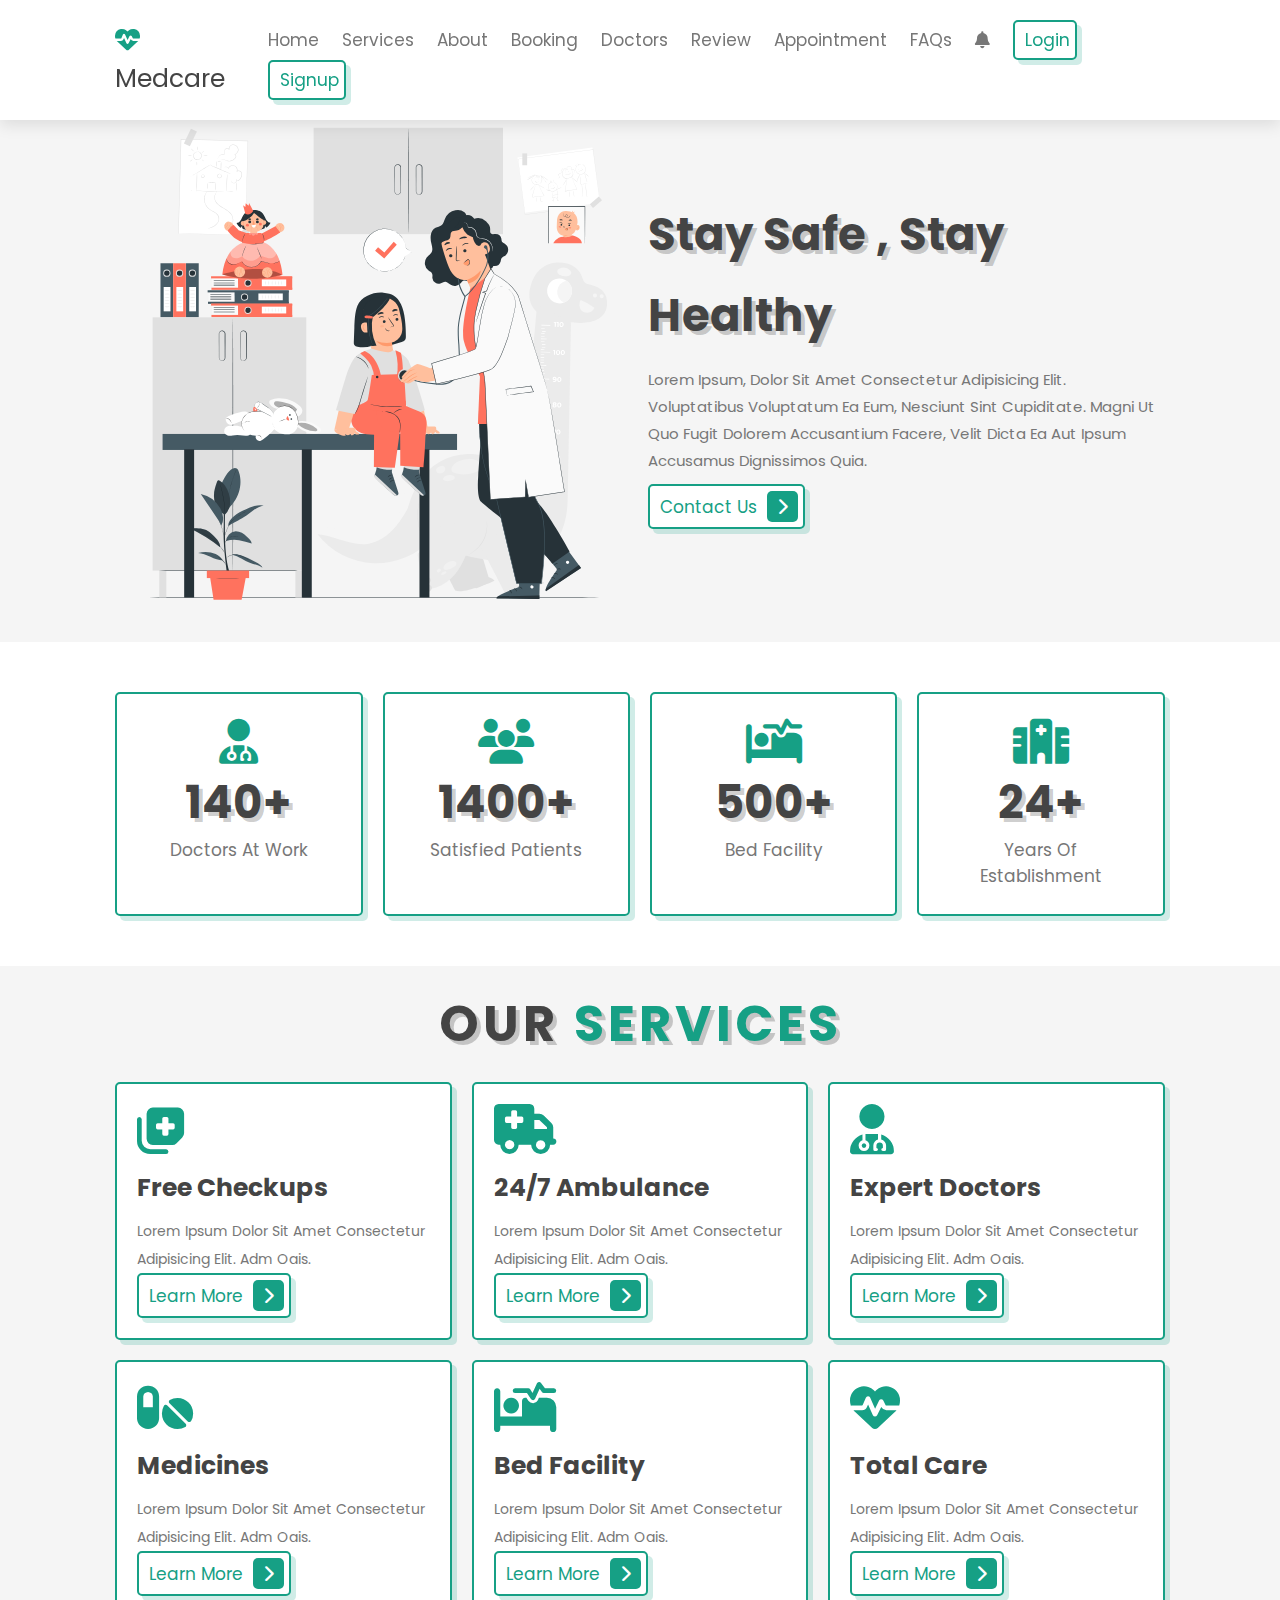
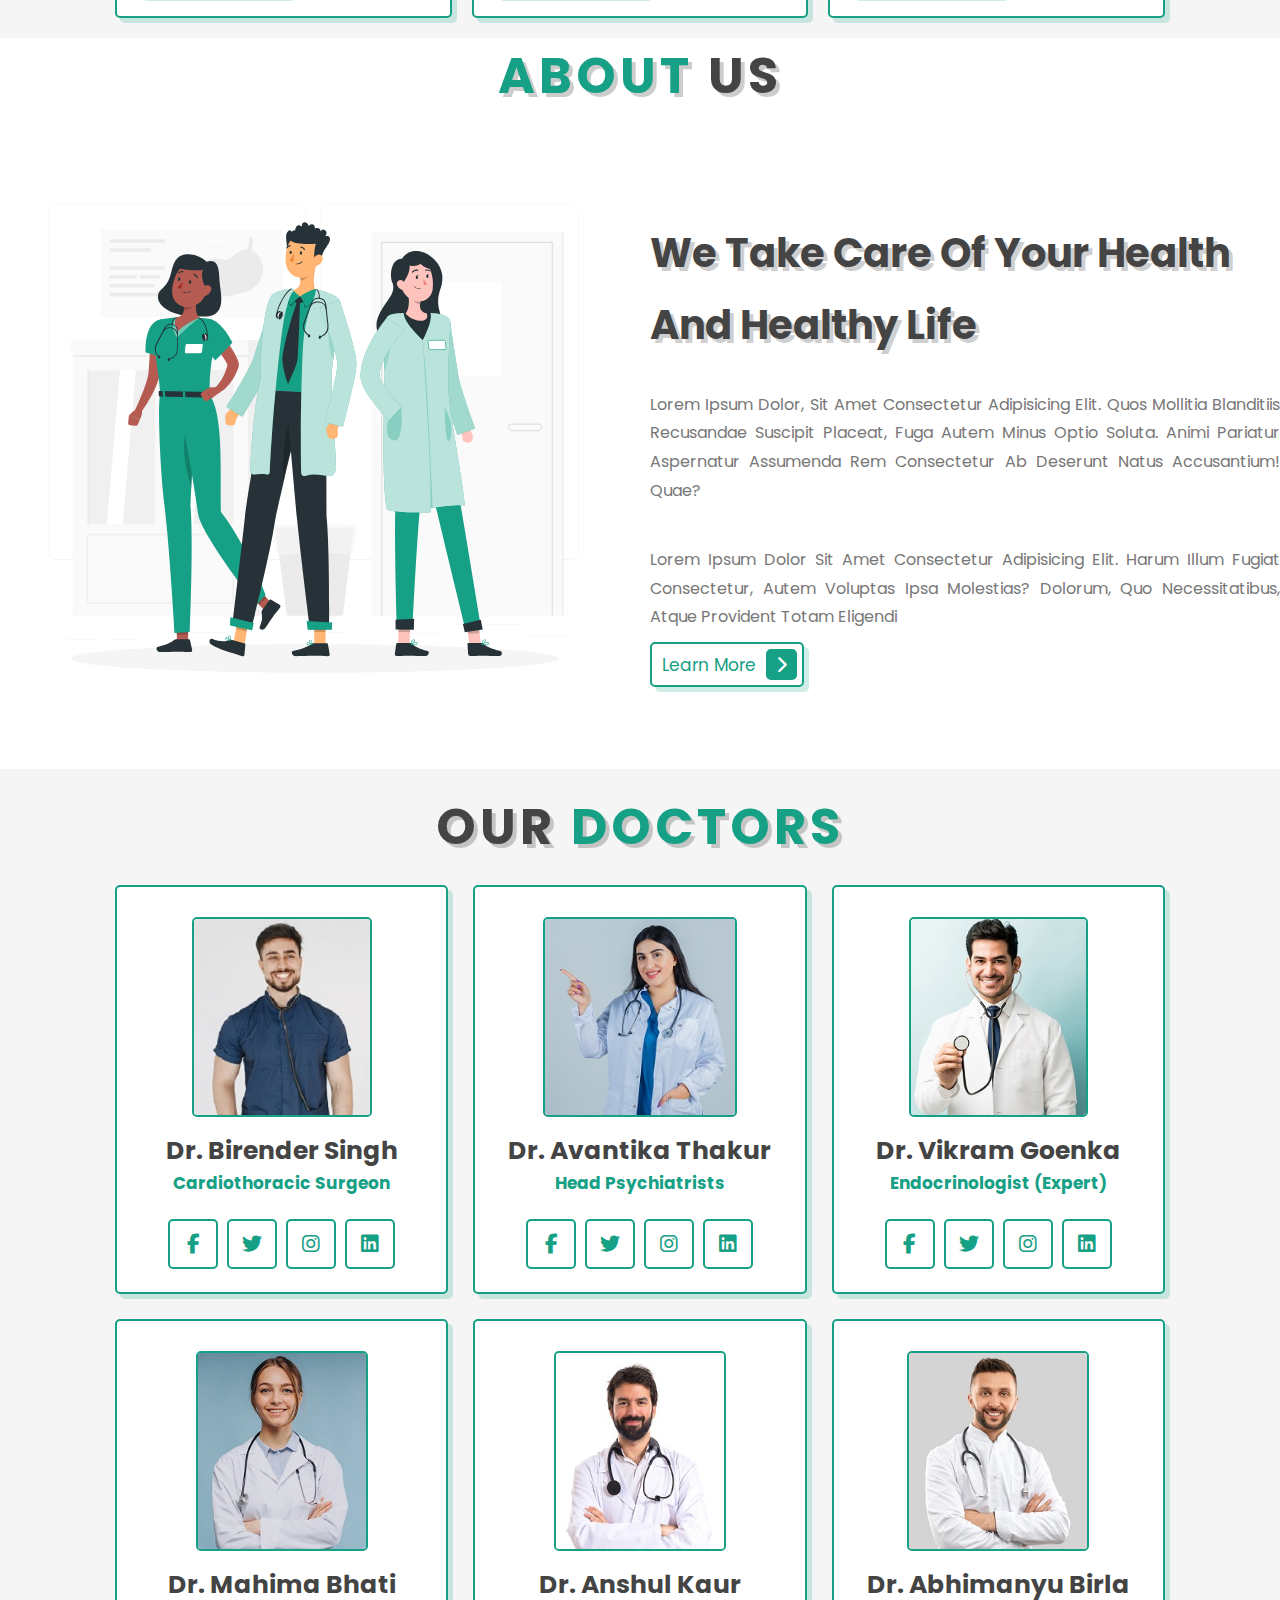
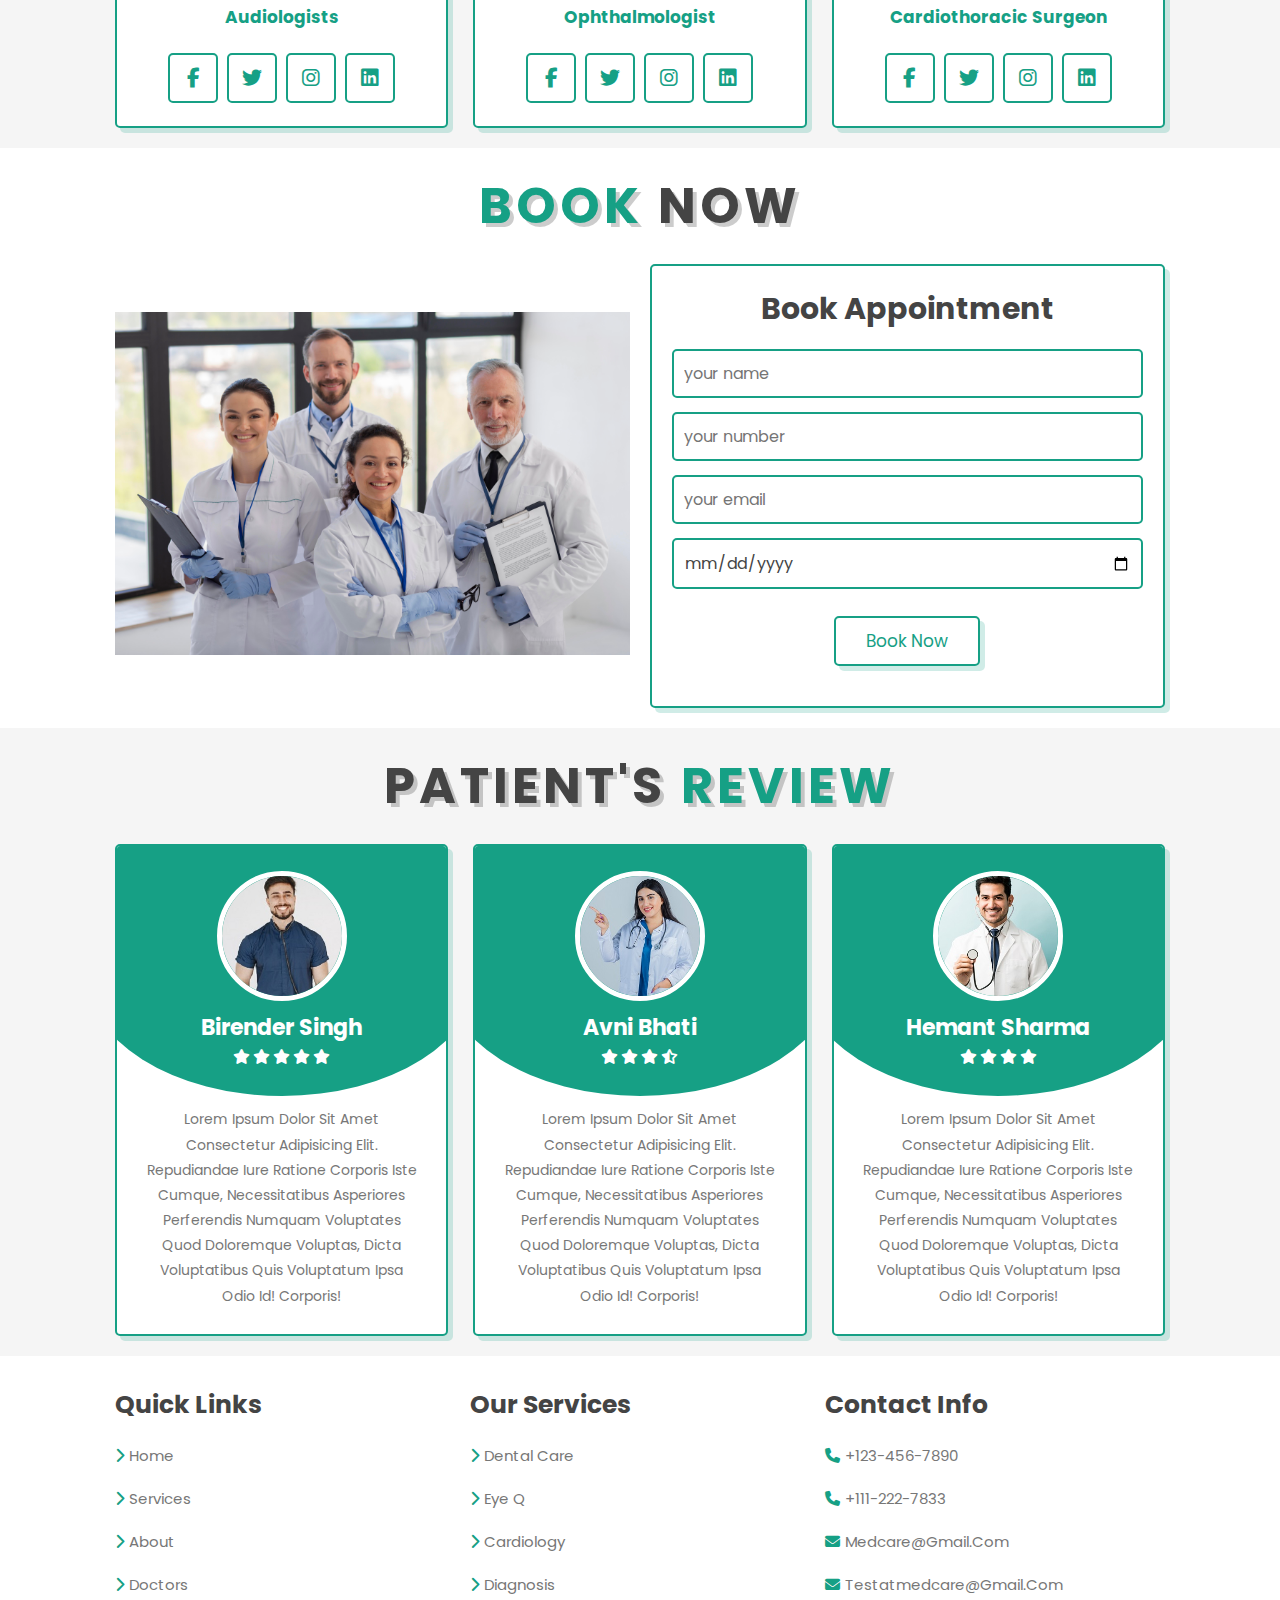
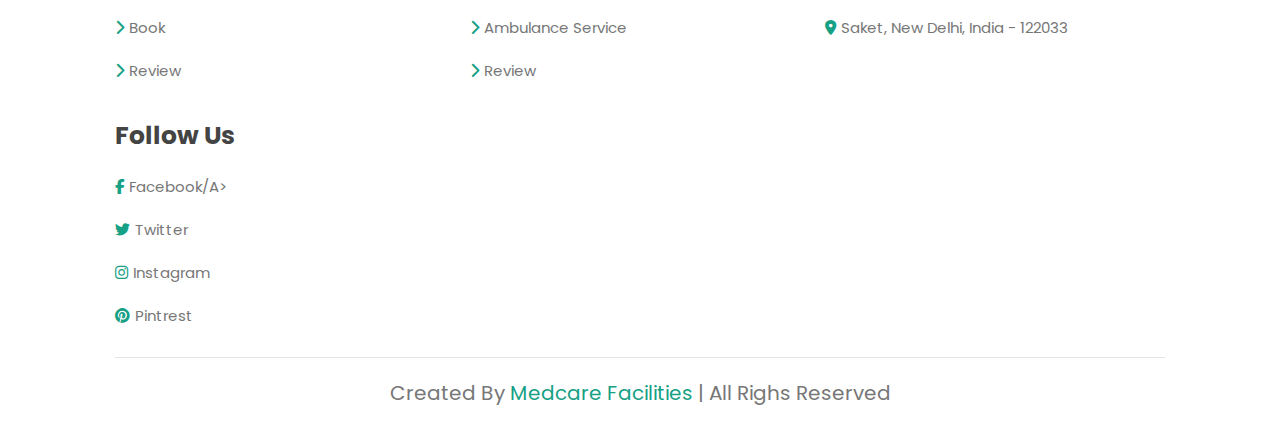
<file: index.html>
<!DOCTYPE html>
<html lang="en">

<head>
    <meta charset="UTF-8">
    <meta name="viewport" content="width=device-width, initial-scale=1.0">
    <title>Medical Appointment Schedular</title>

    <!-- font awesome link -->
    <link rel="stylesheet" href="https://cdnjs.cloudflare.com/ajax/libs/font-awesome/6.4.0/css/all.min.css">
    <link rel="stylesheet" href="styles.css">

</head>

<body>
    <!-- header section  -->

    <header class="header">
        <a href="#" class="logo"><i class="fas fa-heartbeat"></i>medcare</a>

        <nav class="navbar">
            <a href="#home" class="link"> home</a>
            <a href="#services" class="link">services</a>
            <a href="#about" class="link">about</a>
            <a href="#book" class="link">Booking</a>
            <a href="#doctors" class="link">doctors</a>
            <a href="#review">review</a>
            <a href="./html/patientappointment.html" target="_blank">Appointment</a>
            <a href="./html/faq.html" target="_blank">FAQs</a>
            <a href="./html/notification.html"><i class="fas fa-bell"></i></a>
            <a href="/html/role.html" target="_blank">
                <input type="submit" value="login" class="btn">
            </a>
            <a href="/html/role.html" target="_blank">
                <input type="submit" value="signup" class="btn">
            </a>


        </nav>
    </header>
    <!-- <div id="#menu-btn" class="fas fa-bars"> </div> --
  
        -----------------  header section ends -->

    <!---------------------------------- home section starts --------------------------- -->

    <section class="home" id="home">

        <div class="image">
            <img src="./assets/home-page.svg" alt="">
        </div>

        <div class="content">
            <h3>Stay safe , stay healthy</h3>
            <p>Lorem ipsum, dolor sit amet consectetur adipisicing elit. Voluptatibus voluptatum ea eum, nesciunt
                sint
                cupiditate. Magni ut quo fugit dolorem accusantium facere, velit dicta ea aut ipsum accusamus
                dignissimos quia.</p>
            <a href="#footer" class="btn"> Contact Us <span class="fas fa-chevron-right"></span></a>
        </div>

    </section>

    <!---------------------------------- home section ends-- --------------------------- -->

    <!-- -----------------------------icons section started ---------------------------- -->

    <section class="icons-container">
        <div class="icons">
            <i class="fas fa-user-md"></i>
            <h3>140+</h3>
            <p>doctors at work </p>
        </div>

        <div class="icons">
            <i class="fas fa-users"></i>
            <h3>1400+ </h3>
            <p>satisfied patients </p>
        </div>

        <div class="icons">
            <i class="fas fa-procedures"></i>
            <h3>500+</h3>
            <p>bed facility </p>
        </div>

        <div class="icons">
            <i class="fas fa-hospital"></i>
            <h3>24+</h3>
            <p>years of establishment </p>
        </div>

    </section>

    <!-- ----------------------------- icons section ended ---------------------------- -->

    <!-- -------------------------- services section started  -------------------------------->

    <section class="services" id="services">
        <h1 class="heading">our <span>services</span></h1>

        <div class="box-container">
            <div class="box">
                <i class="fas fa-notes-medical"></i>
                <h3>free checkups</h3>
                <p>Lorem ipsum dolor sit amet consectetur adipisicing elit. Adm oais.</p>
                <a href="#" class="btn"> learn more <span class="fas fa-chevron-right"></span> </a>
            </div>

            <div class="box">
                <i class="fas fa-ambulance"></i>
                <h3>24/7 ambulance</h3>
                <p>Lorem ipsum dolor sit amet consectetur adipisicing elit. Adm oais.</p>
                <a href="#" class="btn"> learn more <span class="fas fa-chevron-right"></span> </a>
            </div>

            <div class="box">
                <i class="fas fa-user-md"></i>
                <h3>expert doctors</h3>
                <p>Lorem ipsum dolor sit amet consectetur adipisicing elit. Adm oais.</p>
                <a href="#" class="btn"> learn more <span class="fas fa-chevron-right"></span> </a>
            </div>

            <div class="box">
                <i class="fas fa-pills"></i>
                <h3>Medicines</h3>
                <p>Lorem ipsum dolor sit amet consectetur adipisicing elit. Adm oais.</p>
                <a href="#" class="btn"> learn more <span class="fas fa-chevron-right"></span> </a>
            </div>

            <div class="box">
                <i class="fas fa-procedures"></i>
                <h3>bed facility</h3>
                <p>Lorem ipsum dolor sit amet consectetur adipisicing elit. Adm oais.</p>
                <a href="#" class="btn"> learn more <span class="fas fa-chevron-right"></span> </a>
            </div>

            <div class="box">
                <i class="fas fa-heartbeat"></i>
                <h3>total care</h3>
                <p>Lorem ipsum dolor sit amet consectetur adipisicing elit. Adm oais.</p>
                <a href="#" class="btn"> learn more <span class="fas fa-chevron-right"></span> </a>
            </div>
        </div>
    </section>

    <!-- -------------------------- services section ended  -------------------------------->

    <!-- ------------------about section starts ----------------- -->

    <div class="section about" id="about">
        <h1 class="heading"><span>about </span>us</h1>

        <div class="row">
            <div class="image">
                <img src="assets/about-us.svg" alt="">
            </div>

            <div class="content">
                <h3>we take care of your health and healthy life</h3>
                <p>Lorem ipsum dolor, sit amet consectetur adipisicing elit. Quos mollitia blanditiis recusandae
                    suscipit placeat, fuga autem minus optio soluta. Animi pariatur aspernatur assumenda rem
                    consectetur
                    ab deserunt natus accusantium! Quae?</p>
                <p>Lorem ipsum dolor sit amet consectetur adipisicing elit. Harum illum fugiat consectetur, autem
                    voluptas ipsa molestias? Dolorum, quo necessitatibus, atque provident totam eligendi
                </p>
                <a href="#" class="btn">learn more <span class="fas fa-chevron-right"></span> </a>
            </div>
        </div>

    </div>

    <!-- ------------------about section ended ----------------- -->

    <!-- -----------------------doctors section start---------------- -->
    <section class="doctors" id="doctors">

        <h1 class="heading">our <span>doctors</span></h1>

        <div class="box-container">
            <div class="box">
                <img src="assets/doc-5.jpg" alt="">
                <h3>Dr. Birender Singh</h3>
                <span>Cardiothoracic Surgeon</span>
                <div class="share">
                    <a href="#" class="fab fa-facebook-f"></a>
                    <a href="#" class="fab fa-twitter"></a>
                    <a href="#" class="fab fa-instagram"></a>
                    <a href="#" class="fab fa-linkedin"></a>
                </div>
            </div>

            <div class="box">
                <img src="assets/doc-6.jpg" alt="">
                <h3>Dr. Avantika Thakur</h3>
                <span>head Psychiatrists</span>
                <div class="share">
                    <a href="#" class="fab fa-facebook-f"></a>
                    <a href="#" class="fab fa-twitter"></a>
                    <a href="#" class="fab fa-instagram"></a>
                    <a href="#" class="fab fa-linkedin"></a>
                </div>
            </div>

            <div class="box">
                <img src="assets/doc-9.jpg" alt="">
                <h3>Dr. Vikram Goenka</h3>
                <span>Endocrinologist (Expert)</span>
                <div class="share">
                    <a href="#" class="fab fa-facebook-f"></a>
                    <a href="#" class="fab fa-twitter"></a>
                    <a href="#" class="fab fa-instagram"></a>
                    <a href="#" class="fab fa-linkedin"></a>
                </div>
            </div>

            <div class="box">
                <img src="assets/doc-7.jpg" alt="">
                <h3>Dr. Mahima Bhati</h3>
                <span>Audiologists</span>
                <div class="share">
                    <a href="#" class="fab fa-facebook-f"></a>
                    <a href="#" class="fab fa-twitter"></a>
                    <a href="#" class="fab fa-instagram"></a>
                    <a href="#" class="fab fa-linkedin"></a>
                </div>
            </div>

            <div class="box">
                <img src="assets/doc-8.jpg" alt="">
                <h3>Dr. Anshul Kaur</h3>
                <span>ophthalmologist</span>
                <div class="share">
                    <a href="#" class="fab fa-facebook-f"></a>
                    <a href="#" class="fab fa-twitter"></a>
                    <a href="#" class="fab fa-instagram"></a>
                    <a href="#" class="fab fa-linkedin"></a>
                </div>
            </div>

            <div class="box">
                <img src="assets/doc-3.jpg" alt="">
                <h3>Dr. Abhimanyu Birla</h3>
                <span>cardiothoracic surgeon</span>
                <div class="share">
                    <a href="#" class="fab fa-facebook-f"></a>
                    <a href="#" class="fab fa-twitter"></a>
                    <a href="#" class="fab fa-instagram"></a>
                    <a href="#" class="fab fa-linkedin"></a>
                </div>
            </div>
        </div>

    </section>

    <!-- -----------------------doctors section ends---------------- -->


    <!-- ----------  booking section starts ------------- -->

    <section class="book" id="book">
        <h1 class="heading"><span>Book </span>now</h1>

        <div class="row">
            <div class="image">
                <img src="assets/doc-2.jpg" alt="">
            </div>

            <form name="submit-to-google-sheet">
                <h3>book Appointment</h3>
                <input type="text" name="Name" placeholder="your name" class="box">
                <input type="number" name="Mobile" placeholder="your number" class="box">
                <input type="email" name="Email" placeholder="your email" class="box">
                <input type="date" name="DOB" class="box">
                <input type="submit" value="book now" class="btn">
            </form>

        </div>
    </section>
    <!-- ----------  booking section ends --------------- -->

    <!------------------ review section starts ----------------  -->

    <section class="review" id="review">
        <h1 class="heading">patient's <span>review</span>
        </h1>

        <div class="box-container">
            <div class="box">
                <img src="assets/doc-5.jpg" alt="">
                <h3>Birender Singh</h3>
                <div class="stars">
                    <i class="fas fa-star"></i>
                    <i class="fas fa-star"></i>
                    <i class="fas fa-star"></i>
                    <i class="fas fa-star"></i>
                    <i class="fas fa-star"></i>
                </div>
                <p class="text">Lorem ipsum dolor sit amet consectetur adipisicing elit. Repudiandae iure ratione
                    corporis iste
                    cumque, necessitatibus asperiores perferendis numquam voluptates quod doloremque voluptas, dicta
                    voluptatibus quis voluptatum ipsa odio id! Corporis!</p>
            </div>

            <div class="box">
                <img src="assets/doc-6.jpg" alt="">
                <h3>avni bhati</h3>
                <div class="stars">
                    <i class="fas fa-star"></i>
                    <i class="fas fa-star"></i>
                    <i class="fas fa-star"></i>
                    <i class="fas fa-star-half-alt"></i>
                </div>
                <p class="text">Lorem ipsum dolor sit amet consectetur adipisicing elit. Repudiandae iure ratione
                    corporis iste
                    cumque, necessitatibus asperiores perferendis numquam voluptates quod doloremque voluptas, dicta
                    voluptatibus quis voluptatum ipsa odio id! Corporis!</p>
            </div>

            <div class="box">
                <img src="assets/doc-9.jpg" alt="">
                <h3>hemant sharma</h3>
                <div class="stars">
                    <i class="fas fa-star"></i>
                    <i class="fas fa-star"></i>
                    <i class="fas fa-star"></i>
                    <i class="fas fa-star "></i>
                </div>
                <p class="text">Lorem ipsum dolor sit amet consectetur adipisicing elit. Repudiandae iure ratione
                    corporis iste
                    cumque, necessitatibus asperiores perferendis numquam voluptates quod doloremque voluptas, dicta
                    voluptatibus quis voluptatum ipsa odio id! Corporis!</p>
            </div>

        </div>
    </section>

    <!------------------ review section ends ----------------  -->

    <!-- --------------- footer section starts ---------------- -->

    <section class="footer" id="footer">
        <div class="box-container">
            <div class="box">
                <h3>quick links</h3>
                <a href="#"><i class="fas fa-chevron-right"></i>home</a>
                <a href="#"><i class="fas fa-chevron-right"></i>services</a>
                <a href="#"><i class="fas fa-chevron-right"></i>about </a>
                <a href="#"><i class="fas fa-chevron-right"></i>doctors</a>
                <a href="#"><i class="fas fa-chevron-right"></i>book</a>
                <a href="#"><i class="fas fa-chevron-right"></i>review</a>
            </div>

            <div class="box">
                <h3>our services</h3>
                <a href="#"><i class="fas fa-chevron-right"></i>dental care</a>
                <a href="#"><i class="fas fa-chevron-right"></i>eye q</a>
                <a href="#"><i class="fas fa-chevron-right"></i>cardiology </a>
                <a href="#"><i class="fas fa-chevron-right"></i>diagnosis</a>
                <a href="#"><i class="fas fa-chevron-right"></i>ambulance service </a>
                <a href="#"><i class="fas fa-chevron-right"></i>review</a>
            </div>

            <div class="box">
                <h3>contact info</h3>
                <a href="#"><i class="fas fa-phone"></i>+123-456-7890</a>
                <a href="#"><i class="fas fa-phone"></i>+111-222-7833</a>
                <a href="#"><i class="fas fa-envelope"></i>medcare@gmail.com</a>
                <a href="#"><i class="fas fa-envelope"></i>testatmedcare@gmail.com</a>
                <a href="#"><i class="fas fa-map-marker-alt"></i>Saket, new delhi, india - 122033</a>
            </div>


            <div class="box">
                <h3>follow us</h3>
                <a href="#"><i class="fab fa-facebook-f"></i>facebook/a>
                    <a href="#"><i class="fab fa-twitter"></i>twitter</a>
                    <a href="#"><i class="fab fa-instagram"></i>instagram</a>
                    <a href="#"><i class="fab fa-pinterest"></i>pintrest</a>
            </div>

        </div>

        <div class="credit">created by <span>medcare facilities</span> | all righs reserved </div>

    </section>

    <!-- --------------- footer section ends ---------------- -->



    <script src="/js/index.js"></script>


    <script>
        const scriptURL = 'https://script.google.com/macros/s/AKfycbwGCgvOApOC7XSxZfyVXgPHZ9diDHmXfRdEbo3xXhQKncQX1iOP1EYJK9aFvr5u64il/exec'
        const form = document.forms['submit-to-google-sheet']

        form.addEventListener('submit', e => {
            e.preventDefault()
            fetch(scriptURL, { method: 'POST', body: new FormData(form) })
                .then(response => console.log('Success!', response))
                .catch(error => console.error('Error!', error.message))
        })
    </script>

</body>

</html>
</file>
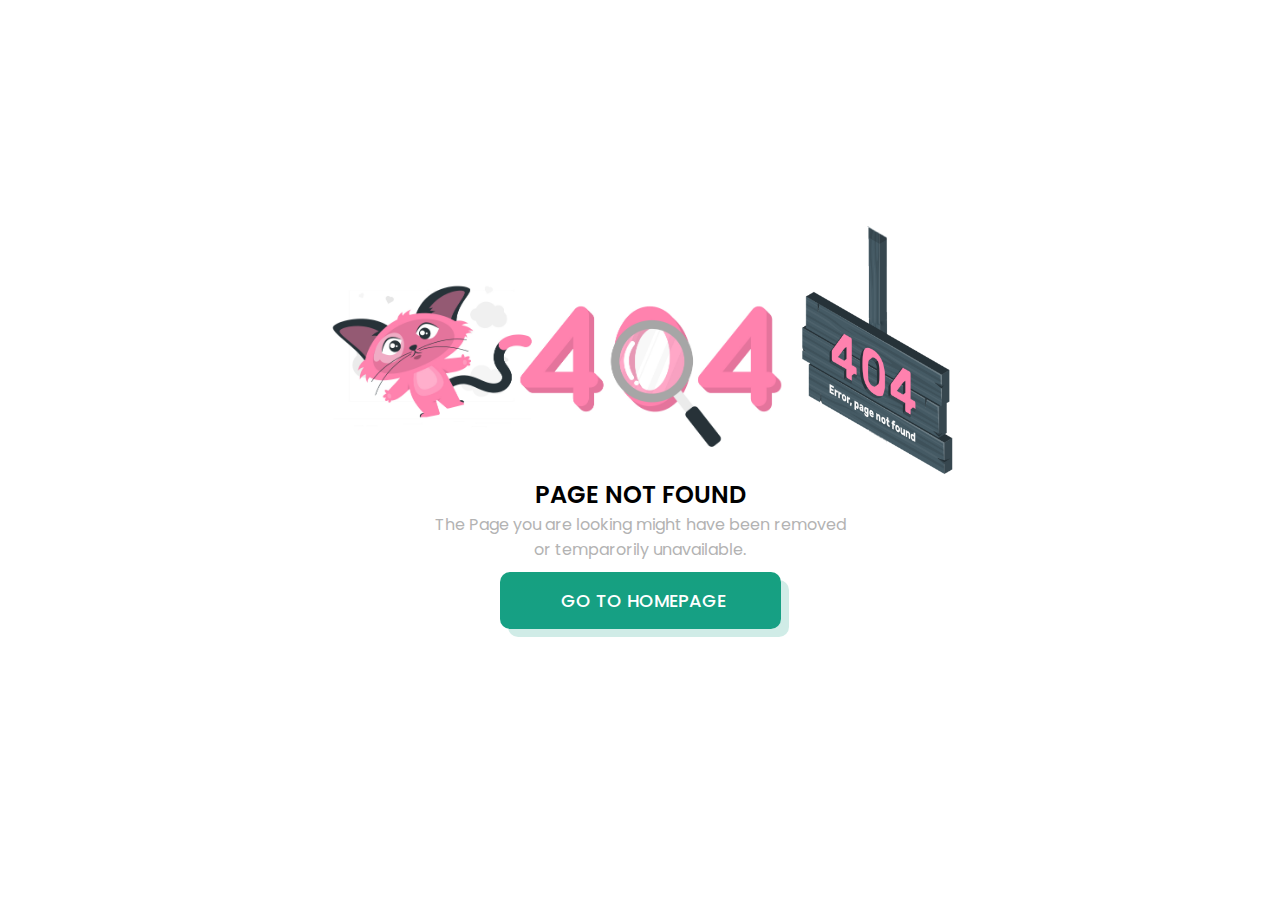
<file: html/error404.html>
<!DOCTYPE html>
<html lang="en">

<head>
    <!--Subscribe to My Youtube Channel "Coder ACB"-->
    <meta charset="UTF-8">
    <meta http-equiv="X-UA-Compatible" content="IE=edge">
    <meta name="viewport" content="width=device-width, initial-scale=1.0">
    <title>404 - Page Not Found</title>
    <link rel="stylesheet" href="../css/error404.css">
    <link rel="stylesheet" href="https://cdnjs.cloudflare.com/ajax/libs/font-awesome/6.1.1/css/all.min.css"
        integrity="sha512-KfkfwYDsLkIlwQp6LFnl8zNdLGxu9YAA1QvwINks4PhcElQSvqcyVLLD9aMhXd13uQjoXtEKNosOWaZqXgel0g=="
        crossorigin="anonymous" referrerpolicy="no-referrer" />

</head>

<body>
    <div class="container">
        <div class="fof-images">
            <img src="../assets/404main.jpg" alt="" class="fof-image1">
            <div class="swing">
                <img src="../assets/board.png" alt="" class="fof-image2">
            </div>
        </div>
        <h1>PAGE NOT FOUND</h1>
        <p> The Page you are looking might have been removed<br />
            or temparorily unavailable.</p>
        <button class="home-btn"><i class="fa-solid fa-house-chimney"></i> GO TO HOMEPAGE</button>
    </div>
</body>

</html>
</file>
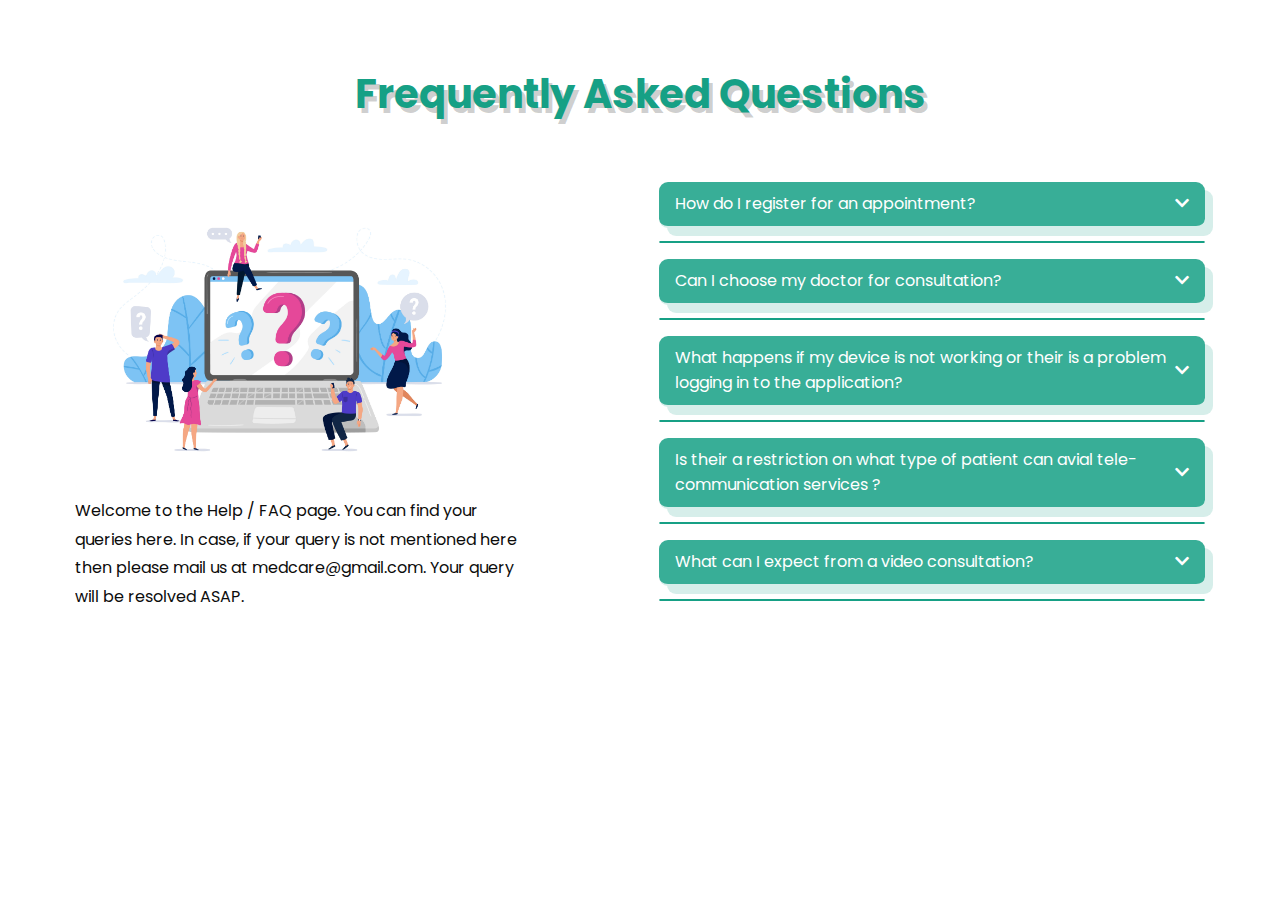
<file: html/faq.html>
<!DOCTYPE html>
<html lang="en">

<head>
    <meta charset="UTF-8">
    <meta http-equiv="X-UA-Compatible" content="IE=edge">
    <meta name="viewport" content="width=device-width, initial-scale=1.0">
    <title>FAQ Accordion</title>
    <link rel="stylesheet" href="https://cdnjs.cloudflare.com/ajax/libs/font-awesome/5.15.4/css/all.min.css"
        integrity="sha512-1ycn6IcaQQ40/MKBW2W4Rhis/DbILU74C1vSrLJxCq57o941Ym01SwNsOMqvEBFlcgUa6xLiPY/NS5R+E6ztJQ=="
        crossorigin="anonymous" referrerpolicy="no-referrer" />
    <link rel="stylesheet" href="../css/faq.css">
</head>

<body>

    <div class="main-wrapper">
        <div class="container">
            <div class="faq-title">
                <h1>frequently asked questions</h1>
            </div>
            <div class="faq-content">
                <div class="faq-left-content">
                    <img src="../assets/faq.jpg">
                    <p>Welcome to the Help / FAQ page. You can find your queries here. In case, if your query is not
                        mentioned here then please mail us at medcare@gmail.com. Your query will be resolved ASAP.</p>
                </div>

                <div class="faq-right-content">
                    <div class="faq-item">
                        <div class="faq-item-head">
                            <span class="faq-item-text">How do I register for an appointment?</span>
                            <span class="faq-item-icon">
                                <i class="fa fa-chevron-down"></i>
                            </span>
                        </div>
                        <div class="faq-item-body">
                            <p>You can visit our website www.medcare.com. Click on Appointment Section and fill up the
                                appointment form. <br /><br />
                                To get your appointment confirm, call us at the given numbers. <br />
                                MedCare, New Delhi, <i class="fas fa-phone"></i> +123-456-7890.<br />
                                MedCare, Navi Mumbai, <i class="fas fa-phone"></i> +111-222-7833.
                            </p>
                        </div>
                    </div>

                    <div class="faq-item">
                        <div class="faq-item-head">
                            <span class="faq-item-text">Can I choose my doctor for consultation?</span>
                            <span class="faq-item-icon">
                                <i class="fa fa-chevron-down"></i>
                            </span>
                        </div>
                        <div class="faq-item-body">
                            <p>A list of selected doctors are providing online consultation across varied specialities
                                at this time. You will be able select among these doctors to consult online. If you
                                don’t see your doctor in the list and you are an existing patient and have a follow up
                                appointment, but cannot travel, please get in touch with one of our staff members to
                                explain your condition. Our staff and doctors will try to accommodate your request to
                                the best of their ability.</p>
                        </div>
                    </div>

                    <div class="faq-item">
                        <div class="faq-item-head">
                            <span class="faq-item-text">What happens if my device is not working or their is a problem
                                logging in to the application? </span>
                            <span class="faq-item-icon">
                                <i class="fa fa-chevron-down"></i>
                            </span>
                        </div>
                        <div class="faq-item-body">
                            <p>We recommend using Safari or Chrome browser for best technical experience. Please
                                download the app much ahead of your appointment. Log in at least 5-7 minutes before your
                                appointment time. However, if you are still unable to connect because of a technical
                                issue, please notify a member of our team immediately. They will help you reschedule
                                your appointment.</p>
                        </div>
                    </div>

                    <div class="faq-item">
                        <div class="faq-item-head">
                            <span class="faq-item-text">Is their a restriction on what type of patient can avial
                                tele-communication services ?</span>
                            <span class="faq-item-icon">
                                <i class="fa fa-chevron-down"></i>
                            </span>
                        </div>
                        <div class="faq-item-body">
                            <p>We try to accommodate patients of all age-groups and gender for clinical video
                                consultation. However, minors without the immediate supervision of their guardian or
                                parent are not allowed to be consulted. Our doctor will end up canceling the
                                appointment/ or ask for a rescheduling.</p>
                        </div>
                    </div>
                    <div class="faq-item">
                        <div class="faq-item-head">
                            <span class="faq-item-text">What can I expect from a video consultation?</span>
                            <span class="faq-item-icon">
                                <i class="fa fa-chevron-down"></i>
                            </span>
                        </div>
                        <div class="faq-item-body">
                            <p>A video consultation is conducted on real-time basis between a patient and the doctor.
                                The doctor is registered & board certified specialist in India. On commencement of the
                                video consultation, the doctor will verify your name and other details.<br /><br />
                                Once determined that you are suitable for a video consultation, our doctor will proceed
                                to provide you with a diagnosis, prescription as appropriate. If our doctor determines
                                that you are unsuitable for a tele-consultation, our doctor will inform you accordingly
                                and will advise you to seek the appropriate follow-up actions for continuity of care
                                before ending the tele-consultation.</p>
                        </div>
                    </div>
                </div>
            </div>
        </div>
    </div>


    <script src="../js/faq.js"></script>
</body>

</html>
</file>
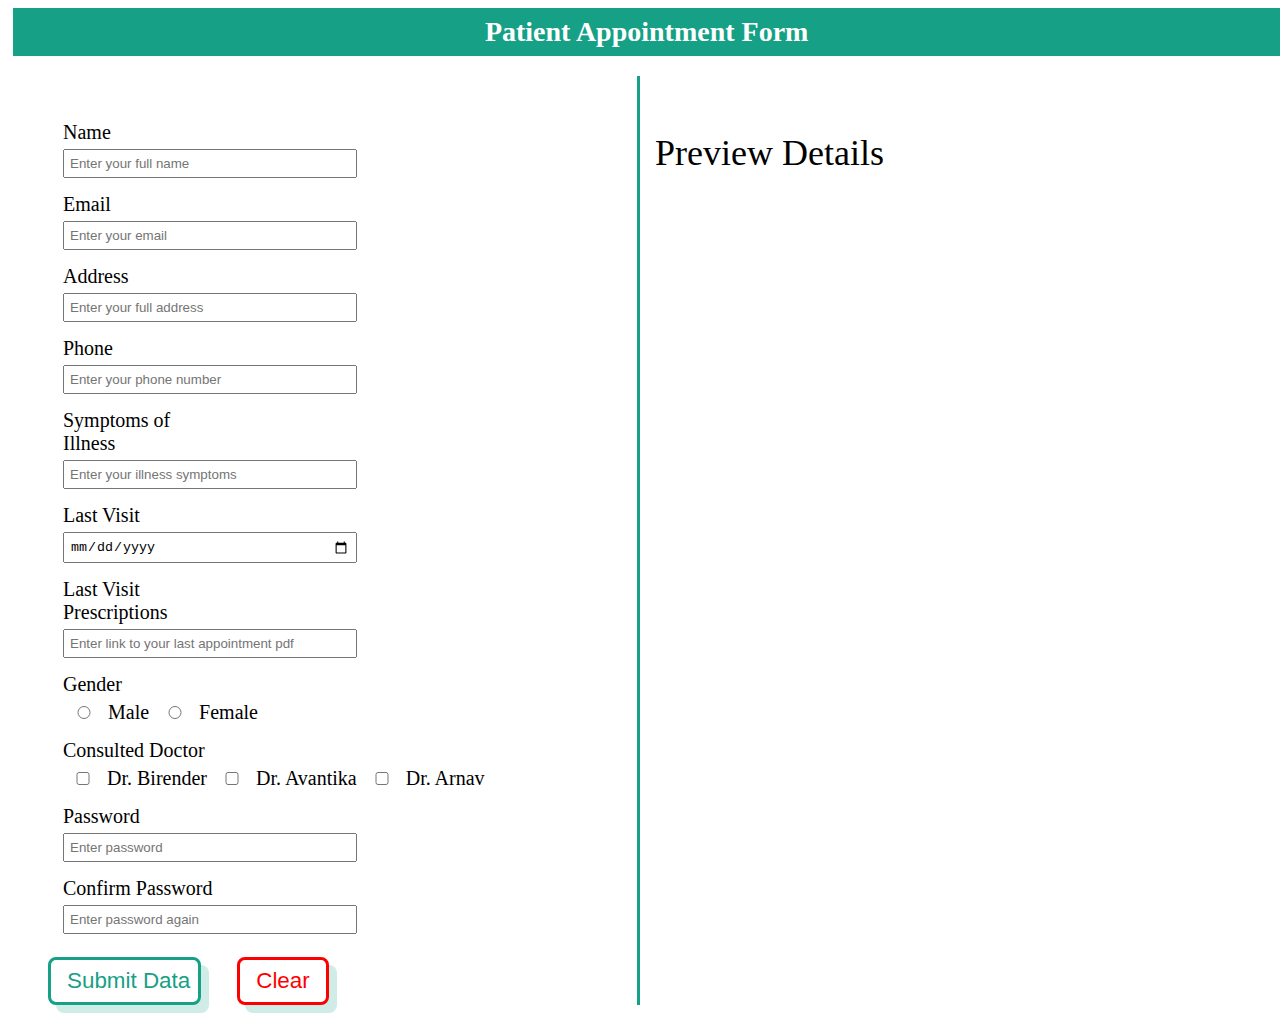
<file: html/patientappointment.html>
<!DOCTYPE html>
<html lang="en">

<head>
    <meta charset="UTF-8" />
    <meta name="viewport" content="width=device-width, initial-scale=1.0" />
    <title>Patient Appointment Form</title>
    <link rel="stylesheet" href="../css/patientappointment.css" />
</head>

<body>
    <div class="s-e-f">Patient Appointment Form</div>
    <div class="main">
        <div class="form-container">
            <form class="patient-form" id="form" name="myForm" onsubmit="return validateForm()" method="get" action="/">
                <div class="form-design" id="full-name">
                    <div class="form-feilds">Name</div>
                    <input type="text" name="fname" id="full-name" placeholder="Enter your full name" required />
                    <div class="error-container" id="error-container"></div>
                </div>
                <div class="form-design" id="email">
                    <div class="form-feilds">Email</div>
                    <input type="email" name="femail" id="email" placeholder="Enter your email" required />
                    <div class="error-container" id="error-container"></div>
                </div>
                <div class="form-design" id="address">
                    <div class="form-feilds">Address</div>
                    <input type="address" name="faddress" id="add" placeholder="Enter your full address" required />
                    <div class="error-container" id="error-container"></div>
                </div>
                <div class="form-design" id="phone">
                    <div class="form-feilds">Phone</div>
                    <input type="number" name="fphone" id="phone" placeholder="Enter your phone number" required />
                    <div class="error-container" id="error-container"></div>
                </div>
                <div class="form-design" id="illness">
                    <div class="form-feilds">Symptoms of Illness</div>
                    <input type="text" name="fillness" id="illness" placeholder="Enter your illness symptoms" />
                    <div class="error-container" id="error-container"></div>
                </div>
                <div class="form-design" id="date">
                    <div class="form-feilds">Last Visit</div>
                    <input type="date" name="date" id="date" />
                    <div class="error-container" id="error-container"></div>
                </div>
                <div class="form-design" id="image">
                    <div class="form-feilds">Last Visit Prescriptions</div>
                    <input type="url" name="fimage" id="image" placeholder="Enter link to your last appointment pdf" />
                    <div class="error-container" id="error-container"></div>
                </div>
                <div class="form-design" id="gender">
                    <div class="form-feilds">Gender</div>
                    <input type="radio" name="gender" id="male" value="Male" />
                    <label for="male">Male</label>
                    <input type="radio" name="gender" id="female" value="Female" />
                    <label for="female">Female</label>

                    <div class="error-container" id="error-container"></div>

                </div>

                <div class="form-design" id="doctor">
                    <div class="form-feilds">Consulted Doctor</div>
                    <input type="checkbox" name="doctor" id="doc1" value="Dr. Birender Singh" />
                    <label for="doc1">Dr. Birender</label>
                    <input type="checkbox" name="doctor" id="doc2" value="Dr. Avantika Singh" />
                    <label for="doc2">Dr. Avantika</label>
                    <input type="checkbox" name="doctor" id="doc3" value="Dr. Vikram Goenka" />
                    <label for="doc3">Dr. Arnav </label>
                    <div class="error-container" id="error-container"></div>
                </div>

                <div class="form-design" id="password">
                    <div class="form-feilds">Password</div>
                    <input type="password" name="fpassword" id="password" placeholder="Enter password" required />
                    <div class="error-container" id="error-container"></div>
                </div>
                <div class="form-design" id="con-password">
                    <div class="form-feilds">Confirm Password</div>
                    <input type="password" name="fconpassword" id="con-password" placeholder="Enter password again"
                        required />
                    <div class="error-container" id="error-container"></div>
                </div>
                <input class="button submit-data" type="submit" value="Submit Data" />
                <button class="button clear" type="button" onclick="clearFormFields()">
                    Clear
                </button>
            </form>
        </div>
        <div class="card-container" id="card-container">
            <p class="e-s">Preview Details</p>
            <div id="displayData"></div>
        </div>
    </div>

    <script type="text/javascript" src="../js/patientappointment.js"></script>
</body>

</html>
</file>
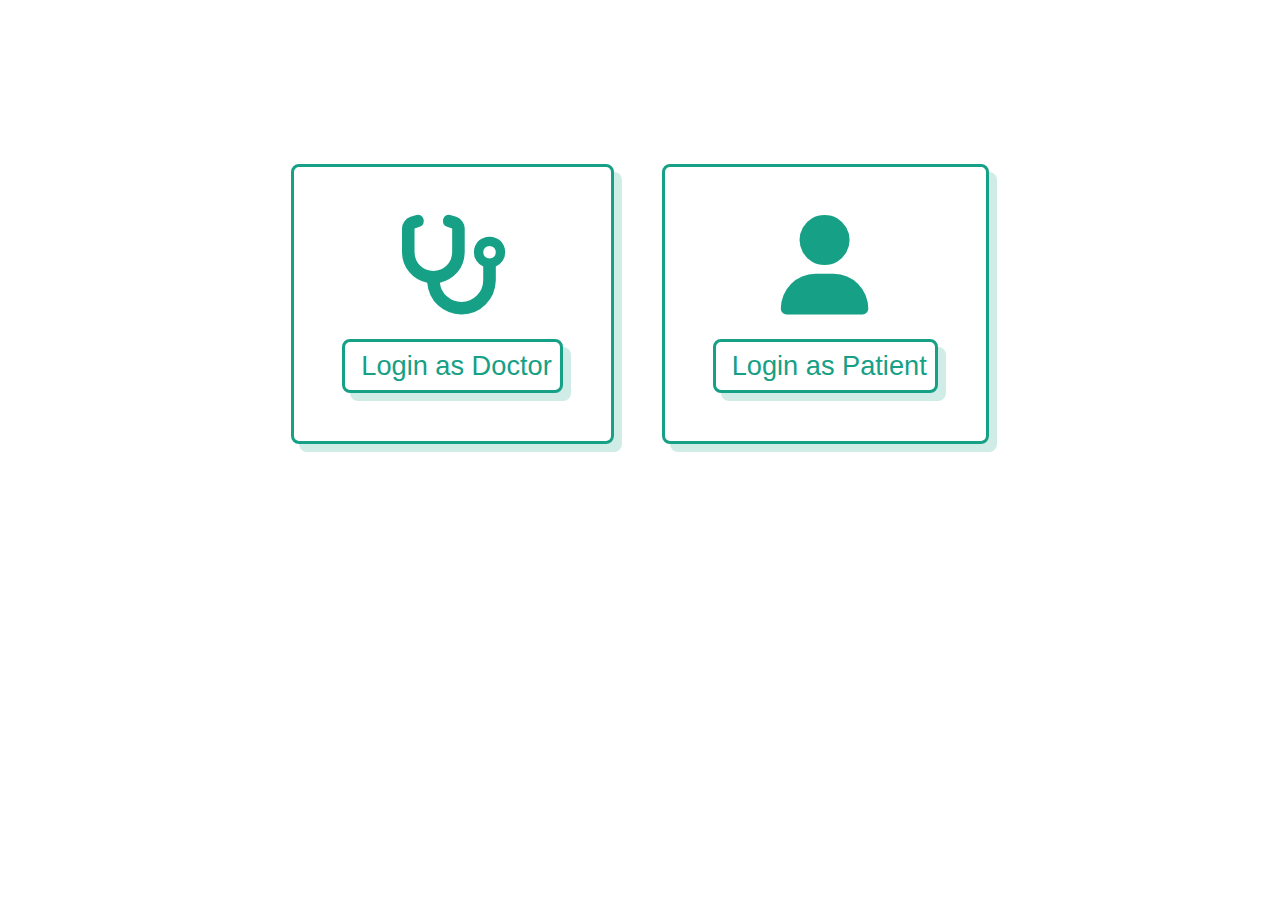
<file: html/role.html>
<!DOCTYPE html>
<html lang="en">

<head>
    <meta charset="UTF-8">
    <meta name="viewport" content="width=device-width, initial-scale=1.0">
    <title>Select your role</title>
    <link rel="stylesheet" href="https://cdnjs.cloudflare.com/ajax/libs/font-awesome/6.4.0/css/all.min.css">
    <link rel="stylesheet" href="../css/role.css">
</head>

<body>
    <div class="container">

        <div class="box1">
            <i class="fas fa-stethoscope"></i>
            <a href="/html/signup.html">
                <button>Login as Doctor</button>
            </a>
        </div>

        <div class="box2">
            <i class="fas fa-user"></i>
            <a href="/html/signup.html">
                <button>Login as Patient</button>
            </a>
        </div>
    </div>
</body>

</html>
</file>
<file: styles.css>
@import url('https://fonts.googleapis.com/css2?family=DM+Sans:ital,wght@0,400;0,500;0,700;1,400;1,500;1,700&family=Poppins:wght@100;200;300;400;500;700;800&family=Roboto:ital,wght@0,300;0,400;0,700;0,900;1,300;1,700&display=swap');

:root {
    --green: #16a085;
    --black: #444;
    --light-color: #777;
    --box-shadow: .5rem .5rem 0 rgba(22, 160, 133, .2);
    --text-shadow: .4rem .4rem 0 rgba(0, 0, 0, .2);
    --border: .2rem solid var(--green);
}

* {
    font-family: 'Poppins', sans-serif;
    margin: 0;
    padding: 0;
    border: none;
    outline: none;
    box-sizing: border-box;
    text-transform: capitalize;
    transition: all .2s ease-out;
    text-decoration: none;
}

html {
    font-size: 62.5%;
    overflow-x: hidden;
    scroll-padding-top: 7rem;
    scroll-behavior: smooth;
}

.header {
    padding: 2rem 9%;
    position: fixed;
    top: 0;
    left: 0;
    right: 0;
    z-index: 1000;
    box-shadow: 0 .5rem 1.5rem rgba(0, 0, 0, .1);
    display: flex;
    align-items: center;
    justify-content: space-around;
    background: #fff;
}

.header .logo {
    font-size: 2.5rem;
    color: var(--black);

}

.header .logo i {
    color: var(--green);
}

.header .navbar a {
    font-size: 1.7rem;
    color: var(--light-color);
    margin-left: 2rem;
}

.header .navbar a:hover {
    color: var(--green);
}


/* #menu-btn {
    font-size: 2.5rem;
    border-radius: .5rem;
    background: #eee;
    color: var(--green);
    padding: 1rem 1.5rem;
    cursor: pointer;
    display: none;
} */



/* home section  */
section {
    padding: 2rem 9%;
}

.home {
    display: flex;
    align-items: center;
    flex-wrap: wrap;
    gap: 1.5rem;
    padding-top: 10rem;
}

.home .image {
    flex: 1 1 45rem;
}

.home .image img {
    width: 100%;
}

.home .content {
    flex: 1 1 45rem;
}

.home .content h3 {
    font-size: 4.5rem;
    color: var(--black);
    line-height: 1.8;
    text-shadow: var(--text-shadow);
}

.home .content p {
    font-size: 1.5rem;
    color: var(--light-color);
    line-height: 1.8;
    padding: 1rem 0;
}

.btn {
    display: inline-block;
    margin-top: 1 rem;
    padding: .5rem;
    padding-left: 1rem;
    border: var(--border);
    border-radius: .5rem;
    box-shadow: var(--box-shadow);
    color: var(--green);
    cursor: pointer;
    font-size: 1.7rem;
    background: #fff;
}

.btn span {
    padding: .7rem 1rem;
    border-radius: .5rem;
    background: var(--green);
    color: #fff;
    margin-left: .5rem;
}

.btn:hover {
    color: #fff;
    background: var(--green);
}

.btn:hover span {
    background: #fff;
    color: var(--green);
}

/* --------- icon - container - section  */

.icons-container {
    display: grid;
    gap: 2rem;
    grid-template-columns: repeat(auto-fit, minmax(20rem, 1fr));
    padding-top: 5rem;
    padding-bottom: 5rem;
}

.icons-container .icons {
    border: var(--border);
    box-shadow: var(--box-shadow);
    border-radius: 0.5rem;
    text-align: center;
    padding: 2.5rem;
}

section:nth-child(even) {
    background: #f5f5f5;
}

.icons-container .icons i {
    font-size: 4.5rem;
    color: var(--green);
    padding-bottom: .5rem;
}

.icons-container .icons h3 {
    font-size: 4.5rem;
    color: var(--black);
    padding-bottom: .5rem 0;
    text-shadow: var(--text-shadow);
}

.icons-container .icons p {
    font-size: 1.7rem;
    color: var(--light-color);
}

/* ----------------services ----------------- */

.services .box-container {
    display: grid;
    grid-template-columns: repeat(auto-fit, minmax(30rem, 1fr));
    gap: 2rem;
}

.services .box-container .box {
    background: #fff;
    border-radius: .5rem;
    box-shadow: var(--box-shadow);
    border: var(--border);
    padding: 2rem;
}

.heading {
    text-align: center;
    padding-bottom: 2rem;
    text-shadow: var(--text-shadow);
    text-transform: uppercase;
    color: var(--black);
    font-size: 5rem;
    letter-spacing: .4rem;
}

.heading span {
    text-transform: uppercase;
    color: var(--green);
}

.services .box-container .box i {
    color: var(--green);
    font-size: 5rem;
    padding-bottom: .5rem;
}

.services .box-container .box h3 {
    color: var(--black);
    font-size: 2.5rem;
    padding: 1rem 0;
}

.services .box-container .box p {
    color: var(--light-color);
    font-size: 1.4rem;
    line-height: 2;
}

/*  ------------ about us section ---------------------*/

.about .row {
    display: flex;
    align-items: center;
    flex-wrap: wrap;
    gap: 2rem;
}

.about .row .image {
    flex: 1 1 45rem;
}

.about .row .img {
    width: 100%;
}

.about .row .content {
    flex: 1 1 45rem;
}

.about .row .content h3 {
    color: var(--black);
    text-shadow: var(--text-shadow);
    font-size: 4rem;
    line-height: 1.8;
}

.about .row .content p {
    color: var(--light-color);
    padding: 1rem 0;
    margin-top: 2rem;
    font-size: 1.6rem;
    text-align: justify;
    line-height: 1.8;
}

/* ---------------- doctors section ----------------- */

.doctors .box-container {
    display: grid;
    grid-template-columns: repeat(auto-fit, minmax(30rem, 1fr));
    gap: 2.5rem;
}

.doctors .box-container .box {
    text-align: center;
    background: #fff;
    border-radius: .5rem;
    border: var(--border);
    box-shadow: var(--box-shadow);
    padding: 2rem;
}

.doctors .box-container .box img {
    height: 20rem;
    border: var(--border);
    border-radius: 0.5rem;
    margin-top: 1rem;
    margin-bottom: 1rem;
}

.doctors .box-container .box h3 {
    color: var(--black);
    font-size: 2.5rem;
}

.doctors .box-container .box span {
    color: var(--green);
    font-size: 1.7rem;
    font-weight: 700;
}

.doctors .box-container .box .share {
    padding-top: 2rem;
}

.doctors .box-container .box .share a {
    height: 5rem;
    width: 5rem;
    line-height: 4.5rem;
    font-size: 2rem;
    color: var(--green);
    border-radius: .5rem;
    border: var(--border);
    margin: 0.3rem;
}

.doctors .box-container .box .share a:hover {
    background: var(--green);
    color: #fff;
    box-shadow: var(--box-shadow);
}

/* booking form section ------------------- */


.book .row {
    display: flex;
    align-items: center;
    flex-wrap: wrap;
    gap: 2rem;
}

.book .row .image {
    flex: 1 1 45rem;
}

.book .row .image img {
    width: 100%;
}

.book .row form {
    flex: 1 1 45rem;
    background: #fff;
    border: var(--border);
    box-shadow: var(--box-shadow);
    text-align: center;
    padding: 2rem;
    border-radius: .5rem;
}

.book .row form h3 {
    color: var(--black);
    padding-bottom: 1rem;
    font-size: 3rem;
}

.book .row form .box {
    width: 100%;
    margin: .7rem 0;
    border-radius: .5rem;
    border: var(--border);
    font-size: 1.6rem;
    color: var(--black);
    text-transform: none;
    padding: 1rem;
}

.book .row form .btn {
    padding: 1rem 3rem;
    margin: 2rem 2rem;
}


/* -------------------client's review section ---------------------- */
.review .box-container {
    display: grid;
    grid-template-columns: repeat(auto-fit, minmax(30rem, 1fr));
    gap: 2.5rem;
}

.review .box-container .box {
    border: var(--border);
    box-shadow: var(--box-shadow);
    border-radius: .5rem;
    padding: 2.5rem;
    background: #fff;
    text-align: center;
    position: relative;
    overflow: hidden;
    z-index: 0;
}

.review .box-container .box img {
    height: 13rem;
    width: 13rem;
    border-radius: 50%;
    object-fit: cover;
    border: .5rem solid #fff;
}

.review .box-container .box h3 {
    color: #fff;
    font-size: 2.2rem;
    padding: .5rem 0;
}

.review .box-container .box .stars i {
    color: #fff;
    font-size: 1.5rem;
}

.review .box-container .box .text {
    color: var(--light-color);
    line-height: 1.8;
    font-size: 1.4rem;
    padding-top: 4rem;
}

.review .box-container .box::before {
    content: '';
    position: absolute;
    top: 0;
    left: 50%;
    transform: translateX(-50%);
    background: var(--green);
    border-bottom-left-radius: 50%;
    border-bottom-right-radius: 50%;
    height: 25rem;
    width: 120%;
    z-index: -1;
}


/* -----------------footer section ------------------------ */

.footer .box-container {
    display: grid;
    grid-template-columns: repeat(auto-fit, minmax(26rem, 1fr));
    gap: 1.5rem;
}

.footer .box-container .box h3 {
    font-size: 2.5rem;
    color: var(--black);
    padding: 1rem 0;
}

.footer .box-container .box a {
    display: block;
    font-size: 1.5rem;
    color: var(--light-color);
    padding: 1rem 0;
}

.footer .box-container .box a i {
    padding-right: .5rem;
    color: var(--green);
}

.footer .box-container .box a:hover i {
    padding-right: 2rem;
}

.footer .credit {
    padding: 1rem;
    padding-top: 2rem;
    margin-top: 2rem;
    text-align: center;
    font-size: 2rem;
    color: var(--light-color);
    border-top: .1rem solid rgba(0, 0, 0, .1);

}

.footer .credit span {
    color: var(--green);
}

















/* @media (max-width:991px) {

    html {
        font-size: 50%;

    }

    .header {
        padding: 2rem;
    }
}

@media (max-width:768px) {

    #menu-btn {
        display: initial;

    }

    .header .navbar {
        position: absolute;
        top: 115%;
        right: 2rem;
        border: var(--border);
        border-radius: .5rem;
        box-shadow: var(--box-shadow);
        width: 30rem;
        background: #fff;
        transform: scale(0);
        opacity: 0;
        transform-origin: top right;
        transition: none;

    }

    .header .navbar.active {
        transform: scale(0);
        opacity: 1;
        transform: .2s ease-out;

    }

    .header .navbar a {
        font-size: 2rem;
        display: block;
        margin: 2.5rem;
    }
}

@media (max-width:450px) {

    html {
        font-size: 50%;

    }
} */
</file>
<file: css/error404.css>
@import url('https://fonts.googleapis.com/css2?family=Poppins:wght@100;200;300;500;600;700&display=swap');

* {
    box-sizing: border-box;
    font-family: "poppins", sans-serif;
    margin: 0;
    padding: 0;
}

body {
    display: flex;
    align-items: center;
    justify-content: center;
    height: 95vh;
    overflow: hidden;
}

.container {
    width: 100%;
}

.fof-images {
    display: flex;
    align-items: center;
    justify-content: center;
}

.fof-images .fof-image1 {
    width: 475px;
}

.fof-image2 {
    width: 175px;
}

h1 {
    position: relative;
    font-size: 1.5rem;
    text-align: center;
    font-weight: 600;
}

p {
    text-align: center;
    color: #b3b3b3;
}

.home-btn {
    margin-top: 10px !important;
    display: flex;
    padding: 15px 55px;
    text-align: center;
    cursor: pointer;
    margin: auto;
    border: none;
    width: fit-content;
    outline: none;
    border-radius: 10px;
    color: #fff;
    font-weight: 500;
    font-size: 18px;
    opacity: 1;
    background: linear-gradient(to top, #16a085, #16a080);
    box-shadow: .5rem .5rem 0 rgba(22, 160, 133, .2);
}

.home-btn:focus {
    outline: none;
    opacity: 0.8;
}

i {
    padding: 3px;
}

.swing {
    animation: swing ease-in-out 1s infinite alternate;
    transform-origin: center -20px;
    float: left;
}

.swing img {
    display: block;
}

@keyframes swing {
    0% {
        transform: rotate(3deg);
    }

    100% {
        transform: rotate(-3deg);
    }
}

@media (orientation: landscape) {
    body {
        grid-auto-flow: column;
    }
}
</file>
<file: css/faq.css>
@import url('https://fonts.googleapis.com/css2?family=Poppins:wght@300;400;500;600&display=swap');

* {
    padding: 0;
    margin: 0;
    box-sizing: border-box;
}

:root {
    --green: #16a085;
    --black: #444;
    --light-color: #777;
    --box-shadow: .5rem .5rem 0 rgba(22, 160, 133, .2);
    --text-shadow: .3rem .3rem 0 rgba(0, 0, 0, .2);
    --border: .1rem solid var(--green);
}

body {
    font-family: 'Poppins', sans-serif;
}

.main-wrapper {
    overflow-x: hidden;
    min-height: 100vh;
}

.container {
    max-width: 1200px;
    margin: 0 auto;
    padding: 1rem;
}

.faq-title h1 {
    margin: 3rem 0 2.4rem 0;
    text-align: center;
    color: var(--green);
    font-size: 40px;
    text-shadow: var(--text-shadow);
    text-transform: capitalize;
}

.faq-content {
    display: grid;
    grid-template-columns: 100%;
    row-gap: 1rem;
}

.faq-right-content,
.faq-left-content {
    padding: 1.2rem;
}

.faq-left-content {
    text-align: center;
}

.faq-left-content img {
    width: 75%;
    display: block;
    margin: 1rem auto;
}

.faq-left-content p {
    font-weight: 400;
    opacity: 0.95;
    max-width: 400px;
    margin: 0 auto;
    line-height: 1.8;
}

.faq-item {
    margin-bottom: 1rem;
}

.faq-item-head {
    color: #fff;
    border-bottom: 2px solid rgba(255, 255, 255, 0.8);
    margin-bottom: 0.8rem;
    display: flex;
    align-items: center;
    justify-content: space-between;
    background: var(--green);
    box-shadow: var(--box-shadow);
    opacity: 0.85;
    padding: 0.6rem 1rem;
    border-radius: 9px;
    transition: all 0.3s ease;
    cursor: pointer;
}

.faq-item-head:hover {
    box-shadow: 0 0 15px 0 rgb(255, 88, 96, 0.5);
}

.faq-item-icon {
    cursor: pointer;
}

.faq-item-body {
    overflow: hidden;
    max-height: 0;
    background: rgba(255, 88, 96, 0.1);
    border: var(--border);
    border-radius: 2px;
    transition: all 0.3s ease;
}

.faq-item-body p {
    font-weight: 400;
    padding: 1rem;
    word-spacing: 0.5px;
    line-height: 20px;
    font-family: Arial, Helvetica, sans-serif,

}

.show-para {
    max-height: 1000px;
    /* js related */
}


@media screen and (min-width: 800px) {
    .faq-left-content {
        text-align: left;
    }

    .faq-left-content img {
        margin-left: 0;
    }

    .faq-left-content p {
        margin-left: 0;
        max-width: 460px;
    }

    .faq-content {
        grid-template-columns: repeat(2, 1fr);
    }
}
</file>
<file: css/patientappointment.css>
.s-e-f {
    width: 99%;
    margin: 5px;
    font-size: 28px;
    background-color: #16a085;
    text-align: center;
    padding: 8px;
    color: white;
    font-weight: bold;
    margin-bottom: 20px;
}

.form-design {
    margin: 15px;
    font-size: 20px;
}

.form-design input {
    width: 50%;
    padding: 5px;
}

#male,
#female {
    width: 2rem;
}

#doc1,
#doc2,
#doc3 {
    width: 2rem;
}

.submit-data {
    display: inline-block;
    margin-top: .5rem;
    padding: .5rem;
    padding-left: 1rem;
    border: .2rem solid #16a085;
    border-radius: .5rem;
    box-shadow: .5rem .5rem 0 rgba(22, 160, 133, .2);
    color: #16a085;
    cursor: pointer;
    font-size: 1.4rem;
    background: #fff;
}

.submit-data:hover {
    color: #fff;
    background-color: #16a085;
}

.form-feilds {
    font-size: 20px;
    width: 28%;
    margin-bottom: 5px;
}

.clear {
    display: inline-block;
    margin-top: .5rem;
    margin-left: 2rem;
    padding: .5rem;
    padding-left: 1rem;
    padding-right: 1rem;
    border: .2rem solid red;
    border-radius: .5rem;
    box-shadow: .5rem .5rem 0 rgba(22, 160, 133, .2);
    color: red;
    cursor: pointer;
    font-size: 1.4rem;
    background: #fff;
}

.clear:hover {
    color: #fff;
    background-color: red;
}

.card-container {
    margin-top: 20px;
    width: 50%;
    max-height: 600px;
    overflow-y: auto;
    /* Add scrollbar when content exceeds max-height */
    display: flex;
    flex-direction: column;
}

.main {
    display: flex;
    align-items: flex-start;
}

.e-s {
    font-size: 36px;
    width: 50%;
    margin-left: 15px;
}

.doctor-container {
    background-color: #f5f5f5;
    border: 2px solid #16a085;
    border-radius: 8px;
    box-shadow: 0 2px 4px rgba(0, 0, 0, 0.1);
    padding: 20px;
    margin: 10px;
    display: flex;
    align-items: center;
}

.doctor-container img {
    width: 200px;
    height: 200px;
    object-fit: cover;
    margin-right: 20px;
}

.form-container {
    flex: 1;
    padding-left: 40px;
    padding-top: 30px;
    border-right: 3.5px solid #16a085;
}

.form-container form {
    width: 100%;
}

.patient-info {
    flex: 1;
    /* Allow the info div to take the remaining space */
}

.patient-info p {
    margin: 5px 0;
}


.output-name {
    font-size: 24px;
    font-weight: bold;
    color: #333;
    margin: 5px 0;
}

.error-container {
    color: red;
    font-size: 16px;
    margin-top: 10px;
    font-weight: bold;
}

.error-container p {
    margin: 5px 0;
}
</file>
<file: css/role.css>
body {
    background-color: #fff;
}

.container {
    display: flex;
    justify-content: center;
    align-content: center;
    margin-top: 13%;
}

.container .box1 {

    display: flex;
    flex-direction: column;
    border: .2rem solid #16a085;
    align-items: center;
    padding: 3rem;
    border-radius: .5rem;
    box-shadow: .5rem .5rem 0 rgba(22, 160, 133, .2);


}

.container .box1 i {
    font-size: 100px;
    color: #16a085;
}

.container .box1 button {
    display: inline-block;
    margin-top: 1.5rem;
    padding: .5rem;
    padding-left: 1rem;
    border: .2rem solid #16a085;
    border-radius: .5rem;
    box-shadow: .5rem .5rem 0 rgba(22, 160, 133, .2);
    color: #16a085;
    cursor: pointer;
    font-size: 1.7rem;
    background: #fff;
}

.container .box1 button:hover {
    color: #fff;
    background: #16a085;
}


.container .box2 {
    display: flex;
    flex-direction: column;
    border: .2rem solid #16a085;
    align-items: center;
    padding: 3rem;
    margin-left: 3rem;
    border-radius: .5rem;
    box-shadow: .5rem .5rem 0 rgba(22, 160, 133, .2);
}

.container .box2 i {
    font-size: 100px;
    color: #16a085;
}

.container .box2 button {
    display: inline-block;
    margin-top: 1.5rem;
    padding: .5rem;
    padding-left: 1rem;
    border: .2rem solid #16a085;
    border-radius: .5rem;
    box-shadow: .5rem .5rem 0 rgba(22, 160, 133, .2);
    color: #16a085;
    cursor: pointer;
    font-size: 1.7rem;
    background: #fff;
}

.container .box2 button:hover {
    color: #fff;
    background: #16a085;
}
</file>
